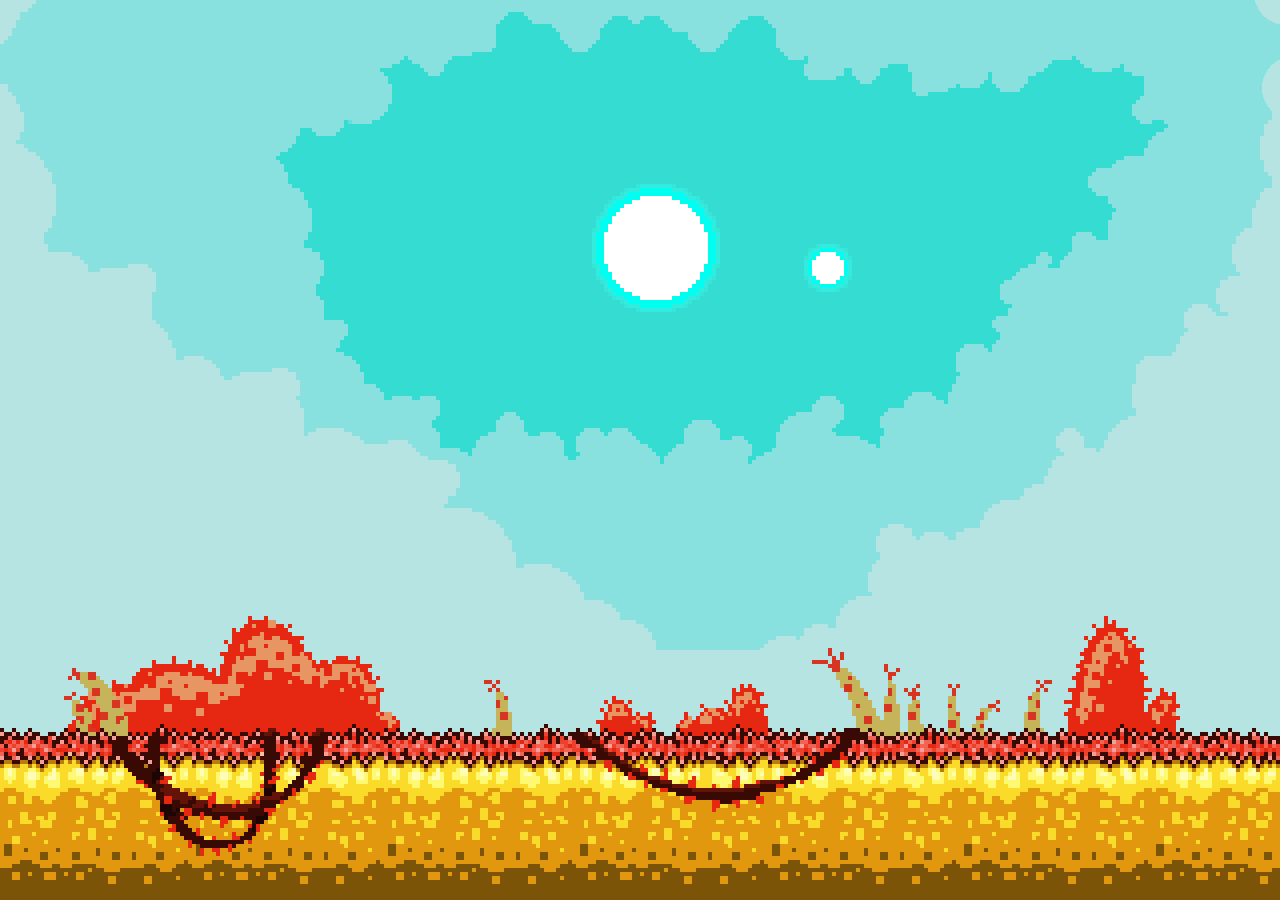
<file: game.html>
<!DOCTYPE html>
<html lang="pt-BR">
<head>
    <meta charset="UTF-8">
    <meta name="viewport" content="width=device-width, initial-scale=1.0">
    <title>Runner - Dininho Adventures</title>

    <link rel="shortcut icon" type="image/png" href="img/dininho.png"/>

    <link rel="stylesheet" href="./css/game.css">
    
</head>
<body>
    <canvas id="game-dino"></canvas>

    <script src="./js/game/Floor.js"></script>
    <script src="./js/game/Sky.js"></script>
    <script src="./js/game/Start.js"></script>
</body>
</html>
</file>
<file: css/game.css>
@import './settings/colors.css';
@import './reset.css';

@import './components/game-dino.css';
</file>
